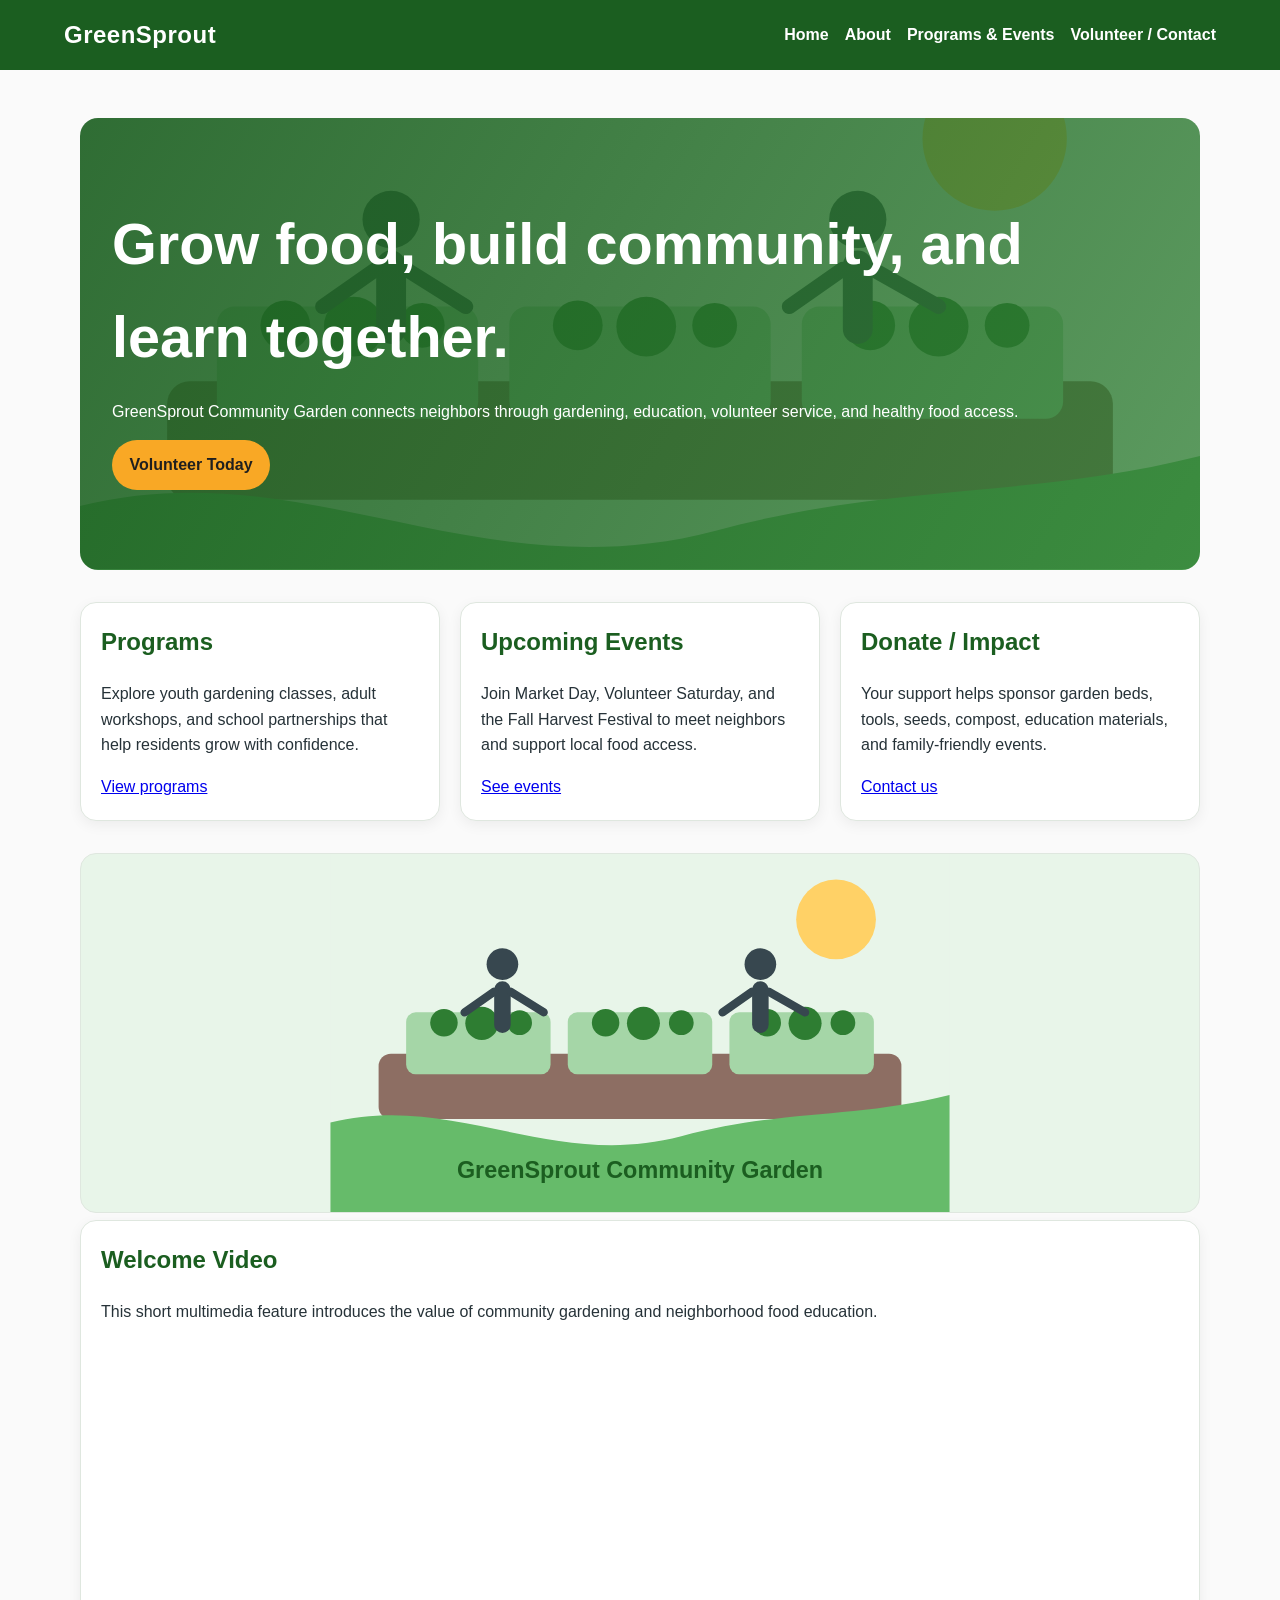
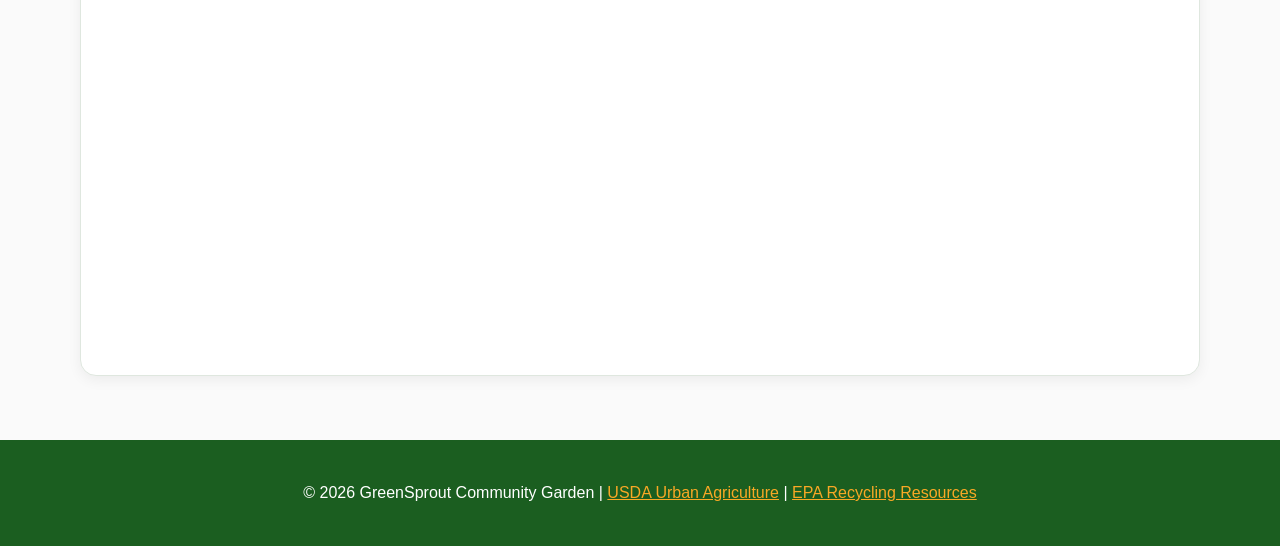
<file: index.html>
<!DOCTYPE html>
<html lang="en">
<head>
    <meta charset="UTF-8">
    <meta name="viewport" content="width=device-width, initial-scale=1.0">
    <title>Home | GreenSprout Community Garden</title>
    <link rel="stylesheet" href="style.css">
</head>
<body>
<header>
    <nav aria-label="Main navigation">
        <div class="logo">GreenSprout</div>
        <ul>
            <li><a href="index.html">Home</a></li>
            <li><a href="about.html">About</a></li>
            <li><a href="programs.html">Programs & Events</a></li>
            <li><a href="volunteer.html">Volunteer / Contact</a></li>
        </ul>
    </nav>
</header>
<main>

<section class="hero">
    <h1>Grow food, build community, and learn together.</h1>
    <p>GreenSprout Community Garden connects neighbors through gardening, education, volunteer service, and healthy food access.</p>
    <a class="button" href="volunteer.html">Volunteer Today</a>
</section>

<section class="grid" aria-label="Site highlights">
    <article class="card">
        <h2>Programs</h2>
        <p>Explore youth gardening classes, adult workshops, and school partnerships that help residents grow with confidence.</p>
        <a href="programs.html">View programs</a>
    </article>
    <article class="card">
        <h2>Upcoming Events</h2>
        <p>Join Market Day, Volunteer Saturday, and the Fall Harvest Festival to meet neighbors and support local food access.</p>
        <a href="programs.html#events">See events</a>
    </article>
    <article class="card">
        <h2>Donate / Impact</h2>
        <p>Your support helps sponsor garden beds, tools, seeds, compost, education materials, and family-friendly events.</p>
        <a href="volunteer.html#contact">Contact us</a>
    </article>
</section>

<img class="feature-img" src="assets/community-garden.svg" alt="Illustration of raised garden beds, volunteers, and plants at GreenSprout Community Garden">

<section class="card">
    <h2>Welcome Video</h2>
    <p>This short multimedia feature introduces the value of community gardening and neighborhood food education.</p>
    <iframe class="media" src="https://www.youtube.com/embed/T7nJjGZ3l8Q" title="Community gardening video" allowfullscreen></iframe>
</section>

</main>
<footer>
    <p>&copy; 2026 GreenSprout Community Garden | <a href="https://www.usda.gov/topics/urban" target="_blank" rel="noopener">USDA Urban Agriculture</a> | <a href="https://www.epa.gov/recycle" target="_blank" rel="noopener">EPA Recycling Resources</a></p>
</footer>
</body>
</html>
</file>
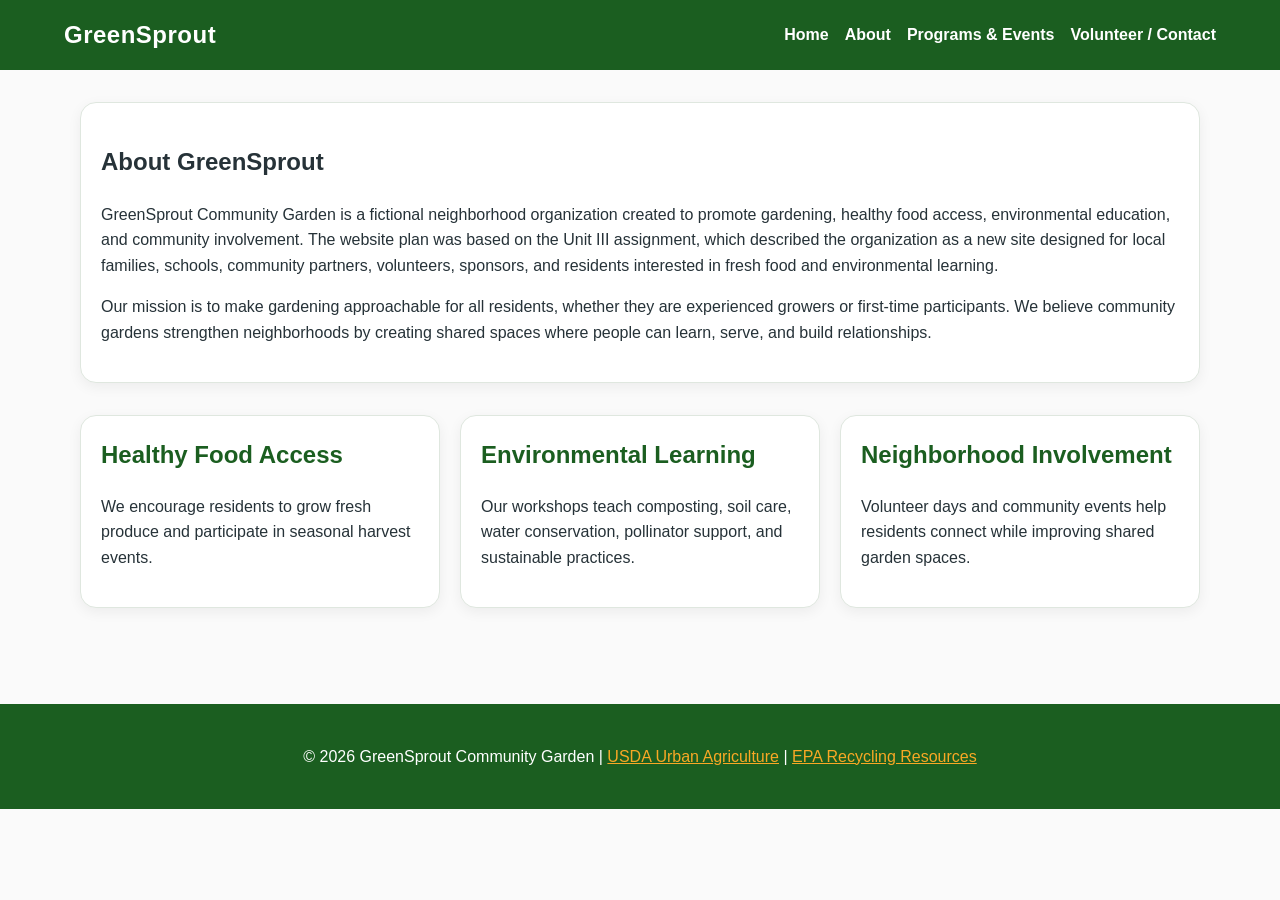
<file: about.html>
<!DOCTYPE html>
<html lang="en">
<head>
    <meta charset="UTF-8">
    <meta name="viewport" content="width=device-width, initial-scale=1.0">
    <title>About | GreenSprout Community Garden</title>
    <link rel="stylesheet" href="style.css">
</head>
<body>
<header>
    <nav aria-label="Main navigation">
        <div class="logo">GreenSprout</div>
        <ul>
            <li><a href="index.html">Home</a></li>
            <li><a href="about.html">About</a></li>
            <li><a href="programs.html">Programs & Events</a></li>
            <li><a href="volunteer.html">Volunteer / Contact</a></li>
        </ul>
    </nav>
</header>
<main>

<section class="card">
    <h1>About GreenSprout</h1>
    <p>GreenSprout Community Garden is a fictional neighborhood organization created to promote gardening, healthy food access, environmental education, and community involvement. The website plan was based on the Unit III assignment, which described the organization as a new site designed for local families, schools, community partners, volunteers, sponsors, and residents interested in fresh food and environmental learning.</p>
    <p>Our mission is to make gardening approachable for all residents, whether they are experienced growers or first-time participants. We believe community gardens strengthen neighborhoods by creating shared spaces where people can learn, serve, and build relationships.</p>
</section>

<section class="grid">
    <article class="card">
        <h2>Healthy Food Access</h2>
        <p>We encourage residents to grow fresh produce and participate in seasonal harvest events.</p>
    </article>
    <article class="card">
        <h2>Environmental Learning</h2>
        <p>Our workshops teach composting, soil care, water conservation, pollinator support, and sustainable practices.</p>
    </article>
    <article class="card">
        <h2>Neighborhood Involvement</h2>
        <p>Volunteer days and community events help residents connect while improving shared garden spaces.</p>
    </article>
</section>

</main>
<footer>
    <p>&copy; 2026 GreenSprout Community Garden | <a href="https://www.usda.gov/topics/urban" target="_blank" rel="noopener">USDA Urban Agriculture</a> | <a href="https://www.epa.gov/recycle" target="_blank" rel="noopener">EPA Recycling Resources</a></p>
</footer>
</body>
</html>
</file>
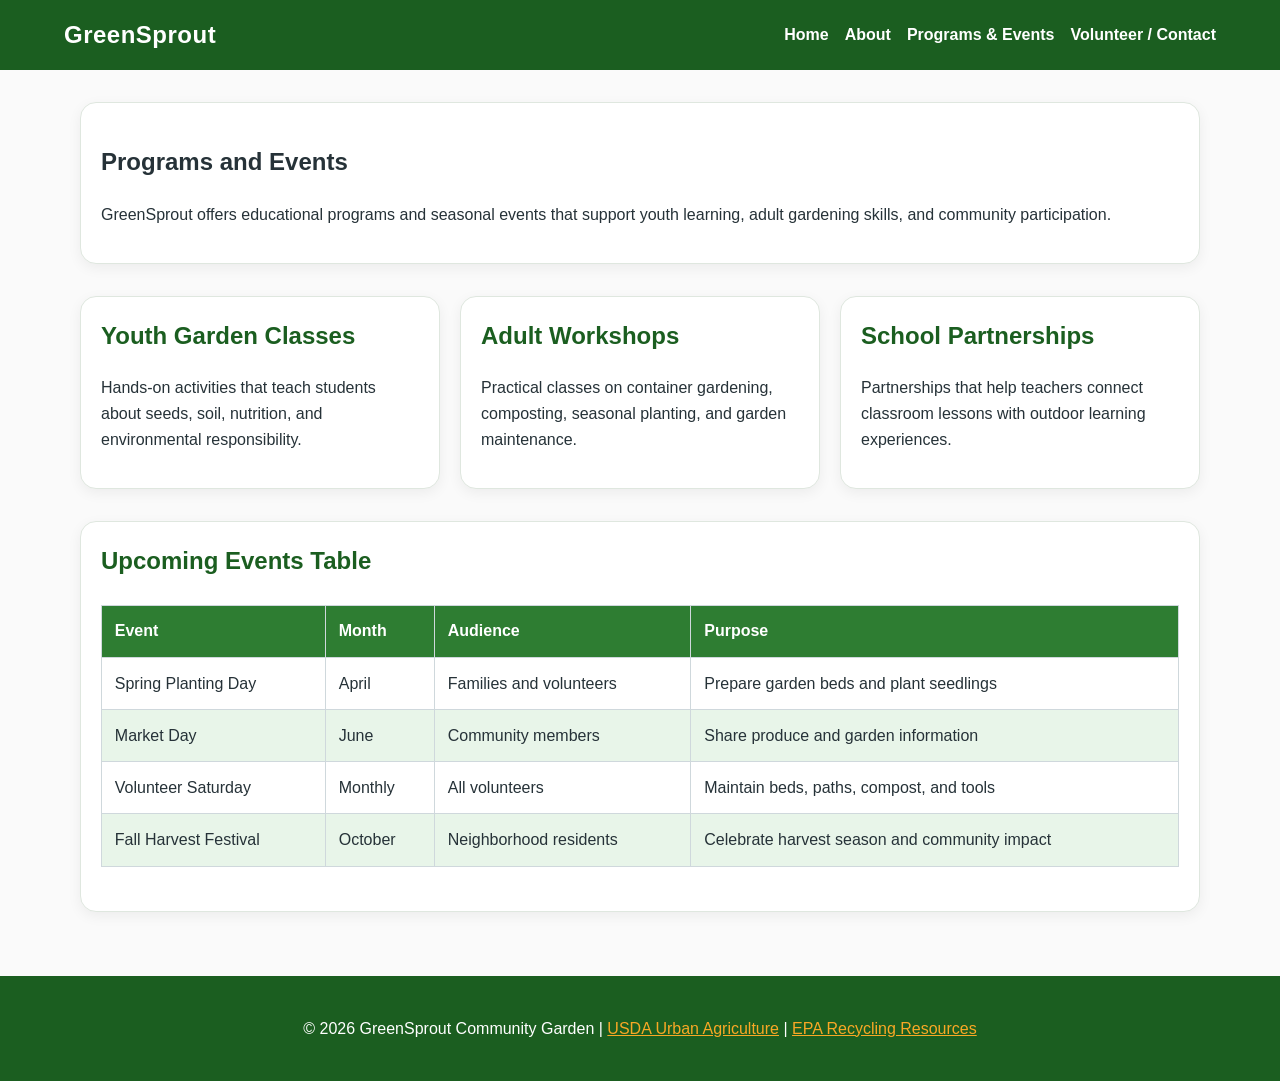
<file: programs.html>
<!DOCTYPE html>
<html lang="en">
<head>
    <meta charset="UTF-8">
    <meta name="viewport" content="width=device-width, initial-scale=1.0">
    <title>Programs and Events | GreenSprout Community Garden</title>
    <link rel="stylesheet" href="style.css">
</head>
<body>
<header>
    <nav aria-label="Main navigation">
        <div class="logo">GreenSprout</div>
        <ul>
            <li><a href="index.html">Home</a></li>
            <li><a href="about.html">About</a></li>
            <li><a href="programs.html">Programs & Events</a></li>
            <li><a href="volunteer.html">Volunteer / Contact</a></li>
        </ul>
    </nav>
</header>
<main>

<section class="card">
    <h1>Programs and Events</h1>
    <p>GreenSprout offers educational programs and seasonal events that support youth learning, adult gardening skills, and community participation.</p>
</section>

<section class="grid">
    <article class="card">
        <h2>Youth Garden Classes</h2>
        <p>Hands-on activities that teach students about seeds, soil, nutrition, and environmental responsibility.</p>
    </article>
    <article class="card">
        <h2>Adult Workshops</h2>
        <p>Practical classes on container gardening, composting, seasonal planting, and garden maintenance.</p>
    </article>
    <article class="card">
        <h2>School Partnerships</h2>
        <p>Partnerships that help teachers connect classroom lessons with outdoor learning experiences.</p>
    </article>
</section>

<section id="events" class="card">
    <h2>Upcoming Events Table</h2>
    <table>
        <thead>
            <tr>
                <th>Event</th>
                <th>Month</th>
                <th>Audience</th>
                <th>Purpose</th>
            </tr>
        </thead>
        <tbody>
            <tr>
                <td>Spring Planting Day</td>
                <td>April</td>
                <td>Families and volunteers</td>
                <td>Prepare garden beds and plant seedlings</td>
            </tr>
            <tr>
                <td>Market Day</td>
                <td>June</td>
                <td>Community members</td>
                <td>Share produce and garden information</td>
            </tr>
            <tr>
                <td>Volunteer Saturday</td>
                <td>Monthly</td>
                <td>All volunteers</td>
                <td>Maintain beds, paths, compost, and tools</td>
            </tr>
            <tr>
                <td>Fall Harvest Festival</td>
                <td>October</td>
                <td>Neighborhood residents</td>
                <td>Celebrate harvest season and community impact</td>
            </tr>
        </tbody>
    </table>
</section>

</main>
<footer>
    <p>&copy; 2026 GreenSprout Community Garden | <a href="https://www.usda.gov/topics/urban" target="_blank" rel="noopener">USDA Urban Agriculture</a> | <a href="https://www.epa.gov/recycle" target="_blank" rel="noopener">EPA Recycling Resources</a></p>
</footer>
</body>
</html>
</file>
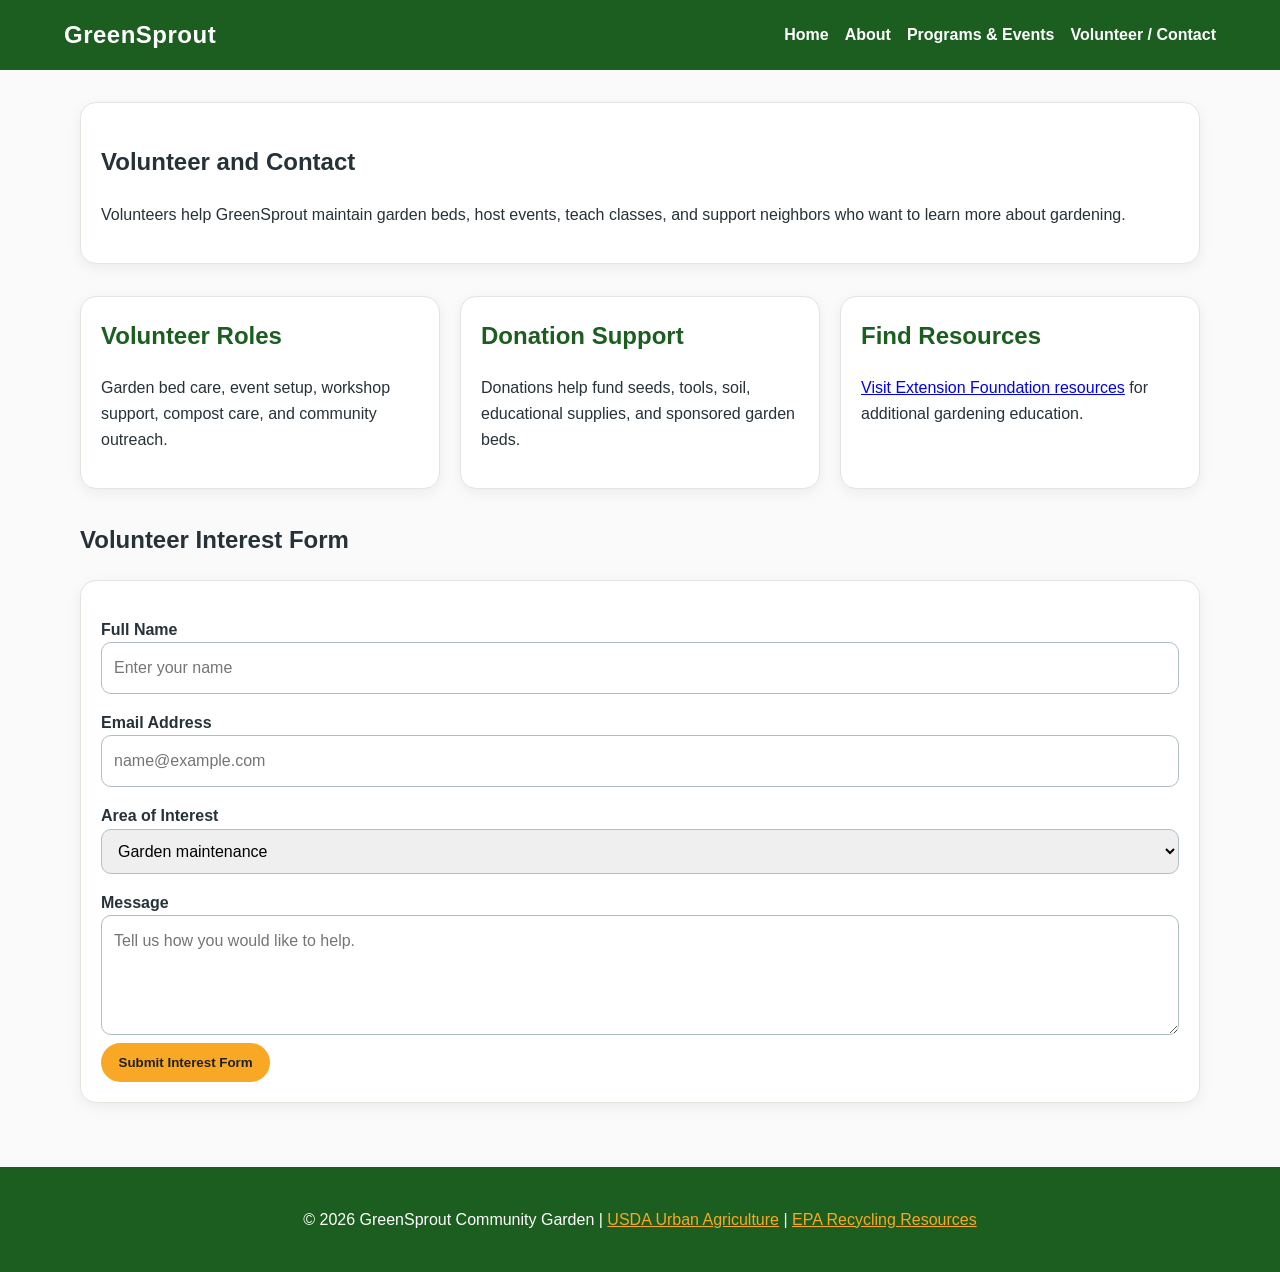
<file: volunteer.html>
<!DOCTYPE html>
<html lang="en">
<head>
    <meta charset="UTF-8">
    <meta name="viewport" content="width=device-width, initial-scale=1.0">
    <title>Volunteer and Contact | GreenSprout Community Garden</title>
    <link rel="stylesheet" href="style.css">
</head>
<body>
<header>
    <nav aria-label="Main navigation">
        <div class="logo">GreenSprout</div>
        <ul>
            <li><a href="index.html">Home</a></li>
            <li><a href="about.html">About</a></li>
            <li><a href="programs.html">Programs & Events</a></li>
            <li><a href="volunteer.html">Volunteer / Contact</a></li>
        </ul>
    </nav>
</header>
<main>

<section class="card">
    <h1>Volunteer and Contact</h1>
    <p>Volunteers help GreenSprout maintain garden beds, host events, teach classes, and support neighbors who want to learn more about gardening.</p>
</section>

<section class="grid">
    <article class="card">
        <h2>Volunteer Roles</h2>
        <p>Garden bed care, event setup, workshop support, compost care, and community outreach.</p>
    </article>
    <article class="card">
        <h2>Donation Support</h2>
        <p>Donations help fund seeds, tools, soil, educational supplies, and sponsored garden beds.</p>
    </article>
    <article class="card">
        <h2>Find Resources</h2>
        <p><a href="https://extension.org" target="_blank" rel="noopener">Visit Extension Foundation resources</a> for additional gardening education.</p>
    </article>
</section>

<section id="contact">
    <h2>Volunteer Interest Form</h2>
    <form action="#" method="post">
        <label for="name">Full Name</label>
        <input type="text" id="name" name="name" placeholder="Enter your name" required>

        <label for="email">Email Address</label>
        <input type="email" id="email" name="email" placeholder="name@example.com" required>

        <label for="interest">Area of Interest</label>
        <select id="interest" name="interest">
            <option>Garden maintenance</option>
            <option>Youth programs</option>
            <option>Events</option>
            <option>Donations or sponsorship</option>
        </select>

        <label for="message">Message</label>
        <textarea id="message" name="message" placeholder="Tell us how you would like to help."></textarea>

        <button class="button" type="submit">Submit Interest Form</button>
    </form>
</section>

</main>
<footer>
    <p>&copy; 2026 GreenSprout Community Garden | <a href="https://www.usda.gov/topics/urban" target="_blank" rel="noopener">USDA Urban Agriculture</a> | <a href="https://www.epa.gov/recycle" target="_blank" rel="noopener">EPA Recycling Resources</a></p>
</footer>
</body>
</html>
</file>
<file: style.css>
/* GreenSprout Community Garden Website
   Author: Student
   Purpose: Shared responsive styling for final website project
*/

:root {
    --green-dark: #1b5e20;
    --green: #2e7d32;
    --green-light: #e8f5e9;
    --tan: #f7f1e1;
    --text: #263238;
    --white: #ffffff;
    --accent: #f9a825;
}

* {
    box-sizing: border-box;
}

body {
    margin: 0;
    font-family: Arial, Helvetica, sans-serif;
    color: var(--text);
    background: #fafafa;
    line-height: 1.6;
}

header {
    background: var(--green-dark);
    color: var(--white);
    padding: 1rem 5%;
    position: sticky;
    top: 0;
    z-index: 10;
}

.logo {
    font-size: 1.5rem;
    font-weight: 700;
    letter-spacing: .5px;
}

nav {
    display: flex;
    align-items: center;
    justify-content: space-between;
    gap: 1rem;
    flex-wrap: wrap;
}

nav ul {
    list-style: none;
    display: flex;
    gap: 1rem;
    padding: 0;
    margin: 0;
    flex-wrap: wrap;
}

nav a {
    color: var(--white);
    text-decoration: none;
    font-weight: 600;
}

nav a:hover,
nav a:focus {
    color: var(--accent);
    text-decoration: underline;
}

main {
    width: min(1120px, 92%);
    margin: 0 auto;
    padding: 2rem 0;
}

.hero {
    background: linear-gradient(120deg, rgba(27, 94, 32, .9), rgba(46, 125, 50, .75)), url("assets/community-garden.svg");
    background-size: cover;
    background-position: center;
    color: var(--white);
    padding: 5rem 2rem;
    border-radius: 18px;
    margin-top: 1rem;
}

.hero h1 {
    font-size: clamp(2rem, 5vw, 3.6rem);
    margin: 0 0 1rem;
}

.button {
    display: inline-block;
    background: var(--accent);
    color: #1f1f1f;
    padding: .75rem 1.1rem;
    border-radius: 999px;
    font-weight: 700;
    text-decoration: none;
    border: none;
    cursor: pointer;
}

.button:hover {
    filter: brightness(.95);
}

.grid {
    display: grid;
    grid-template-columns: repeat(3, 1fr);
    gap: 1.25rem;
    margin: 2rem 0;
}

.card {
    background: var(--white);
    border: 1px solid #dfe7df;
    border-radius: 16px;
    padding: 1.25rem;
    box-shadow: 0 4px 14px rgba(0,0,0,.06);
}

.card h2,
.card h3 {
    color: var(--green-dark);
    margin-top: 0;
}

.feature-img {
    width: 100%;
    max-height: 360px;
    object-fit: contain;
    background: var(--green-light);
    border-radius: 16px;
    border: 1px solid #dfe7df;
}

table {
    width: 100%;
    border-collapse: collapse;
    background: var(--white);
    margin: 1.5rem 0;
}

th, td {
    border: 1px solid #cfd8dc;
    padding: .8rem;
    text-align: left;
}

th {
    background: var(--green);
    color: var(--white);
}

tr:nth-child(even) {
    background: var(--green-light);
}

form {
    background: var(--white);
    border: 1px solid #dfe7df;
    border-radius: 16px;
    padding: 1.25rem;
    box-shadow: 0 4px 14px rgba(0,0,0,.06);
}

label {
    display: block;
    font-weight: 700;
    margin-top: 1rem;
}

input, select, textarea {
    width: 100%;
    padding: .75rem;
    border: 1px solid #b0bec5;
    border-radius: 10px;
    font: inherit;
}

textarea {
    min-height: 120px;
}

.media {
    aspect-ratio: 16 / 9;
    width: 100%;
    border: 0;
    border-radius: 16px;
}

footer {
    background: var(--green-dark);
    color: var(--white);
    padding: 1.5rem 5%;
    margin-top: 2rem;
    text-align: center;
}

footer a {
    color: var(--accent);
}

@media (max-width: 800px) {
    nav {
        align-items: flex-start;
    }

    nav ul {
        flex-direction: column;
        width: 100%;
    }

    .grid {
        grid-template-columns: 1fr;
    }

    .hero {
        padding: 3rem 1.25rem;
    }

    table {
        display: block;
        overflow-x: auto;
        white-space: nowrap;
    }
}
</file>
